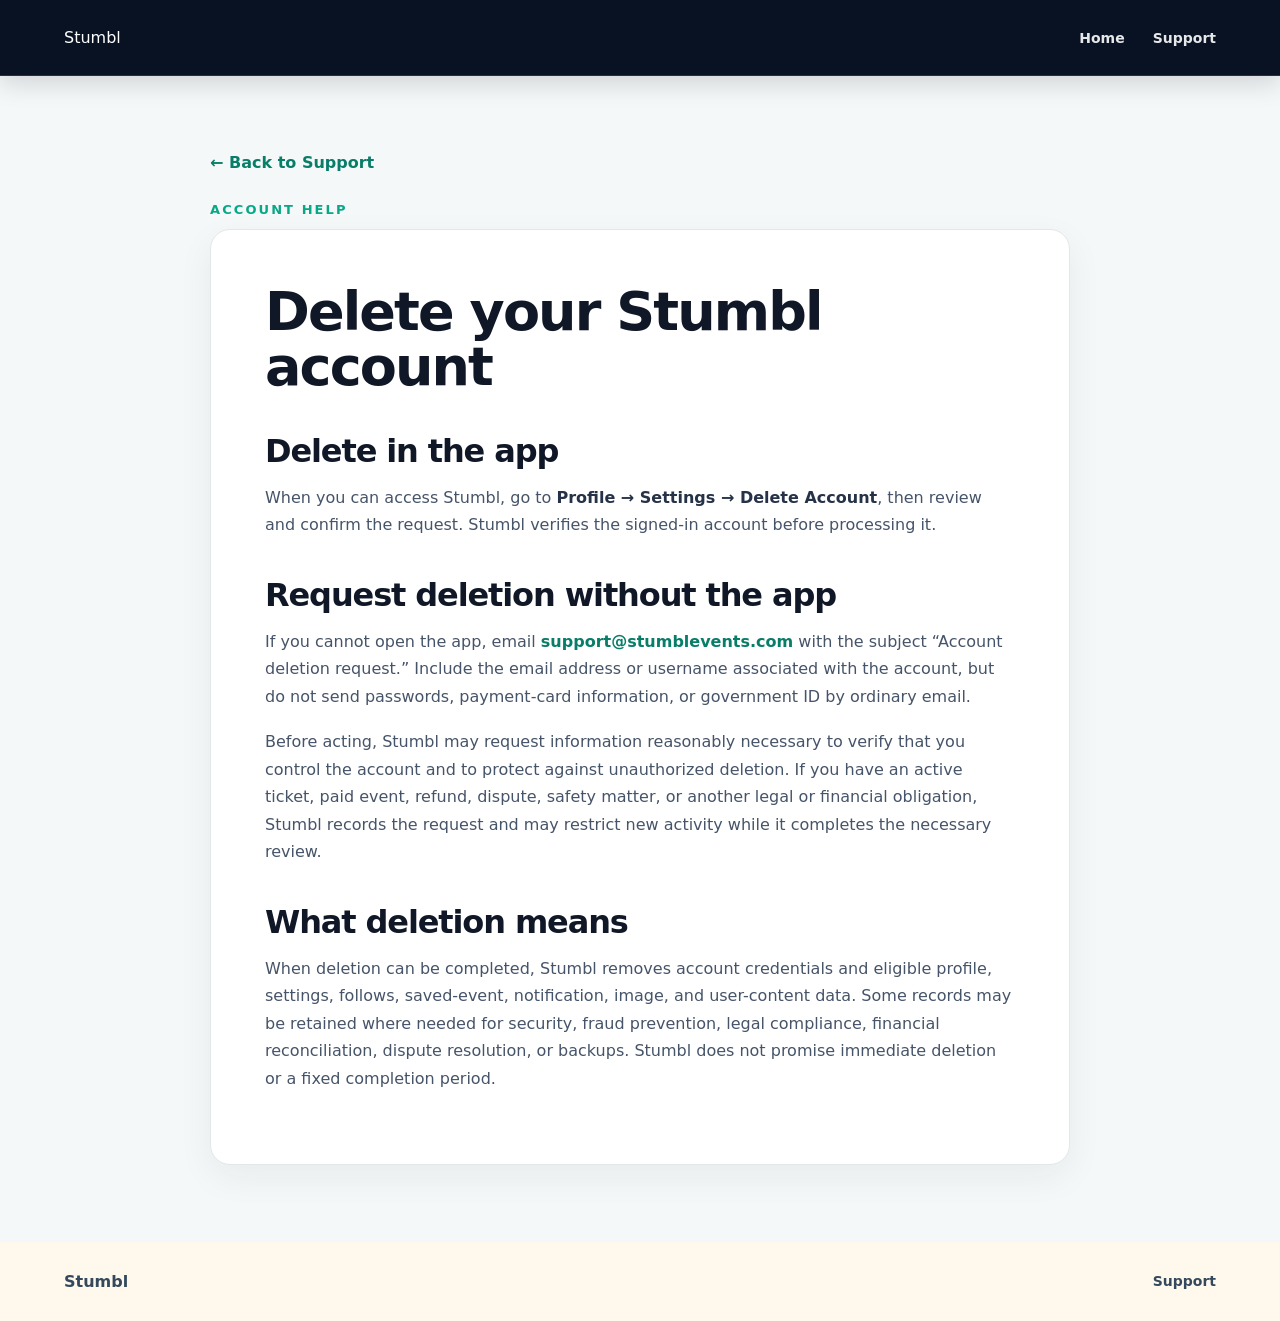
<file: delete-account/index.html>
<!doctype html>
<html lang="en"><head><meta charset="utf-8" /><meta name="viewport" content="width=device-width, initial-scale=1" /><title>Delete your Stumbl account | Stumbl Events</title><meta name="description" content="Instructions for requesting deletion of a Stumbl account." /><link rel="stylesheet" href="/styles.css" /><link rel="stylesheet" href="/legal/legal.css" /></head>
<body class="legal-page"><header class="site-header inner-header"><a class="brand" href="/" aria-label="Stumbl home">Stumbl</a><nav aria-label="Main navigation"><a href="/">Home</a><a href="/support/">Support</a></nav></header><main><div class="legal-shell"><a class="back-to-support" href="/support/">← Back to Support</a><p class="eyebrow">Account help</p><article class="legal-document"><h1>Delete your Stumbl account</h1><h2>Delete in the app</h2><p>When you can access Stumbl, go to <strong>Profile → Settings → Delete Account</strong>, then review and confirm the request. Stumbl verifies the signed-in account before processing it.</p><h2>Request deletion without the app</h2><p>If you cannot open the app, email <a data-support-email href="mailto:support@stumblevents.com">support@stumblevents.com</a> with the subject “Account deletion request.” Include the email address or username associated with the account, but do not send passwords, payment-card information, or government ID by ordinary email.</p><p>Before acting, Stumbl may request information reasonably necessary to verify that you control the account and to protect against unauthorized deletion. If you have an active ticket, paid event, refund, dispute, safety matter, or another legal or financial obligation, Stumbl records the request and may restrict new activity while it completes the necessary review.</p><h2>What deletion means</h2><p>When deletion can be completed, Stumbl removes account credentials and eligible profile, settings, follows, saved-event, notification, image, and user-content data. Some records may be retained where needed for security, fraud prevention, legal compliance, financial reconciliation, dispute resolution, or backups. Stumbl does not promise immediate deletion or a fixed completion period.</p></article></div></main><footer><div class="footer-copy"><span>Stumbl</span></div><nav aria-label="Footer links"><a href="/support/">Support</a></nav></footer><script src="/legal/business-contact.js"></script><script>const c=window.STUMBL_BUSINESS_CONTACT;document.querySelectorAll('[data-support-email]').forEach(a=>{a.href=`mailto:${c.supportEmail}`;a.textContent=c.supportEmail;});</script></body></html>
</file>
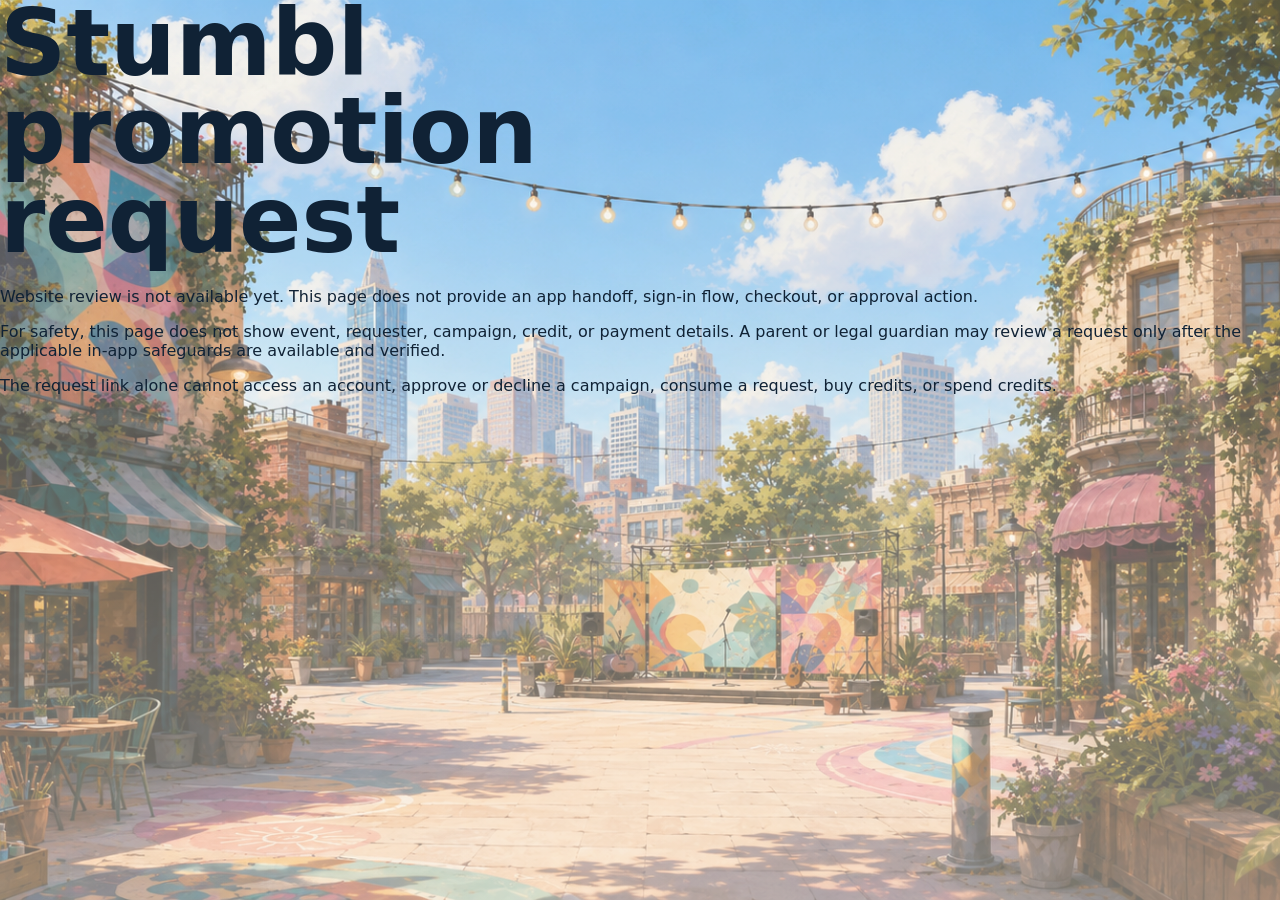
<file: minor-promotion/index.html>
<!doctype html>
<html lang="en">
<head>
  <meta charset="utf-8" />
  <meta name="viewport" content="width=device-width, initial-scale=1" />
  <meta name="robots" content="noindex,nofollow" />
  <meta name="referrer" content="no-referrer" />
  <title>Stumbl promotion request</title>
  <link rel="stylesheet" href="/styles.css" />
</head>
<body class="legal-page">
  <main>
    <div class="legal-shell">
      <article class="legal-document">
        <h1>Stumbl promotion request</h1>
        <p>Website review is not available yet. This page does not provide an app handoff, sign-in flow, checkout, or approval action.</p>
        <p>For safety, this page does not show event, requester, campaign, credit, or payment details. A parent or legal guardian may review a request only after the applicable in-app safeguards are available and verified.</p>
        <p>The request link alone cannot access an account, approve or decline a campaign, consume a request, buy credits, or spend credits.</p>
      </article>
    </div>
  </main>
</body>
</html>
</file>
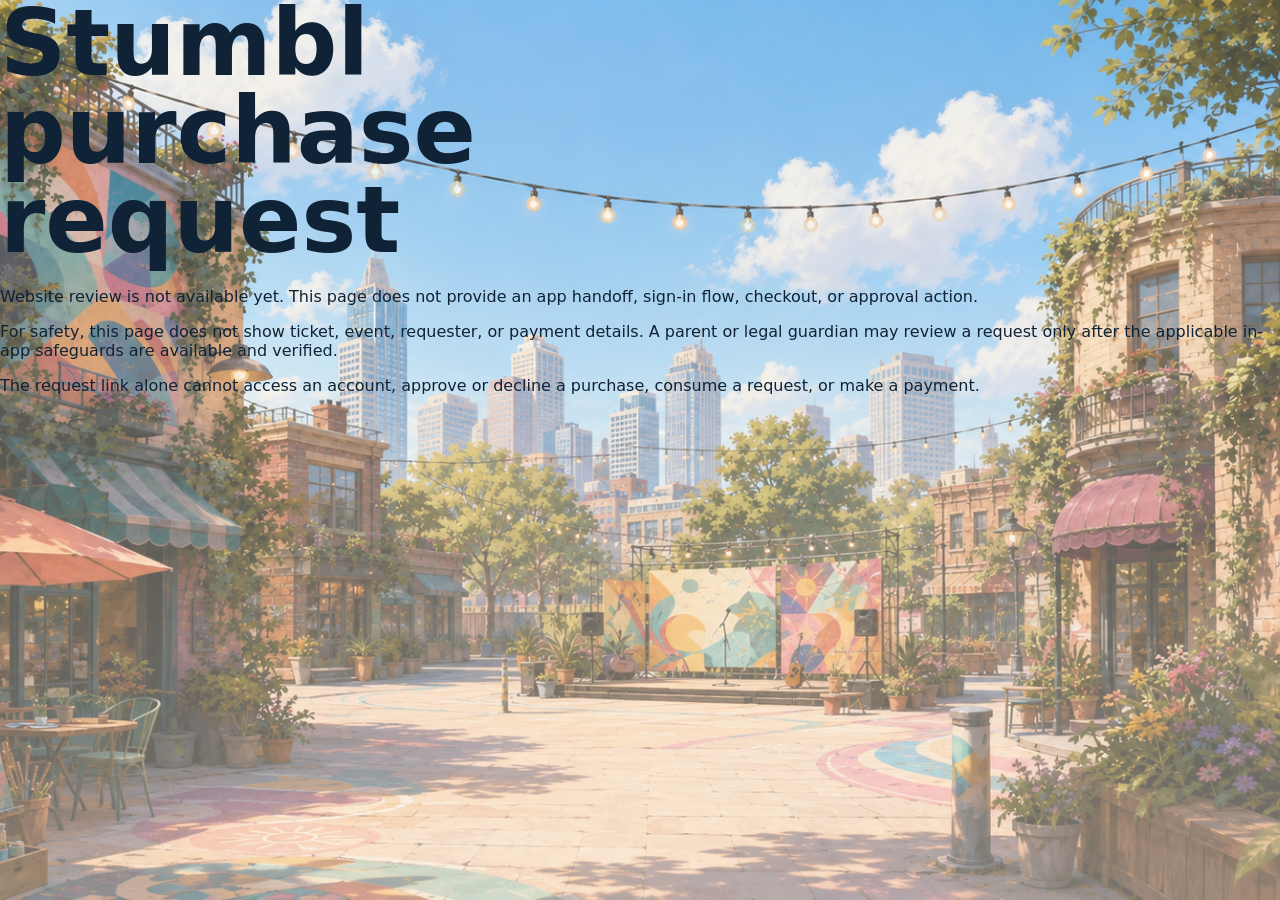
<file: minor-purchase/index.html>
<!doctype html>
<html lang="en">
<head>
  <meta charset="utf-8" />
  <meta name="viewport" content="width=device-width, initial-scale=1" />
  <meta name="robots" content="noindex,nofollow" />
  <meta name="referrer" content="no-referrer" />
  <title>Stumbl purchase request</title>
  <link rel="stylesheet" href="/styles.css" />
</head>
<body class="legal-page">
  <main>
    <div class="legal-shell">
      <article class="legal-document">
        <h1>Stumbl purchase request</h1>
        <p>Website review is not available yet. This page does not provide an app handoff, sign-in flow, checkout, or approval action.</p>
        <p>For safety, this page does not show ticket, event, requester, or payment details. A parent or legal guardian may review a request only after the applicable in-app safeguards are available and verified.</p>
        <p>The request link alone cannot access an account, approve or decline a purchase, consume a request, or make a payment.</p>
      </article>
    </div>
  </main>
</body>
</html>
</file>
<file: styles.css>
:root {
  --ink: #102235;
  --muted: #5f6b7a;
  --paper: #fff7e8;
  --paper-strong: #fffdf6;
  --teal: #16746f;
  --teal-soft: #d9f0ec;
  --gold: #f5a11a;
  --rose: #e6547f;
  --blue: #2f80ed;
  --line: rgba(16, 34, 53, 0.12);
  --shadow: 0 24px 70px rgba(16, 34, 53, 0.18);
}

* {
  box-sizing: border-box;
}

html {
  scroll-behavior: smooth;
}

body {
  margin: 0;
  font-family: Inter, ui-sans-serif, system-ui, -apple-system, BlinkMacSystemFont, "Segoe UI", sans-serif;
  color: var(--ink);
  background: #f7ecdc;
}

body::before {
  content: "";
  position: fixed;
  inset: 0;
  z-index: -2;
  background-image:
    linear-gradient(
      180deg,
      rgba(255, 247, 232, 0.08),
      rgba(255, 247, 232, 0.34)
    ),
    url("assets/181C2F4B-1D1E-4964-94B7-0D2818F91464.png");
  background-size: cover;
  background-position: center top;
  background-repeat: no-repeat;
}

body::after {
  content: "";
  position: fixed;
  inset: 0;
  z-index: -1;
  background: rgba(255, 250, 239, 0.18);
  pointer-events: none;
}

a {
  color: inherit;
  text-decoration: none;
}

.site-header {
  position: sticky;
  top: 0;
  z-index: 20;
  display: flex;
  align-items: center;
  justify-content: space-between;
  gap: 24px;
  padding: 1px clamp(18px, 4vw, 48px);
  background: rgba(16, 34, 53, 0.94);
  border-bottom: 1px solid rgba(255, 255, 255, 0.10);
  backdrop-filter: blur(18px);
  color: #fff7e8;
}

.brand {
  display: inline-flex;
  align-items: center;
  flex: 0 0 auto;
  line-height: 0;
}

.brand img {
  width: clamp(100px, 30vw, 120px);
  max-width: 100%;
  height: auto;
  object-fit: contain;
}

nav {
  display: flex;
  align-items: center;
  gap: clamp(12px, 3vw, 28px);
  color: #fce7b2;
  font-weight: 800;
  font-size: 14px;
}

.site-header nav a {
  text-decoration: underline;
  text-decoration-color: transparent;
  text-decoration-thickness: 3px;
  text-underline-offset: 7px;
}

.site-header nav a[aria-current="page"] {
  color: #ffffff;
  text-decoration-color: var(--gold);
}

@media (min-width: 621px) {
  .brand img { width: clamp(120px, 8vw, 130px); }
}

main {
  overflow: hidden;
}

.hero {
  min-height: 92vh;
  display: grid;
  grid-template-columns: minmax(0, 1fr) minmax(320px, 0.9fr);
  align-items: center;
  gap: clamp(28px, 6vw, 80px);
  padding: clamp(48px, 8vw, 100px) clamp(20px, 5vw, 72px) 64px;
}

.hero-copy {
  max-width: 700px;
}

.eyebrow {
  margin: 0 0 12px;
  color: var(--teal);
  font-size: 13px;
  font-weight: 950;
  letter-spacing: 0;
  text-transform: uppercase;
}

h1,
h2,
h3,
p {
  margin-top: 0;
}

h1 {
  font-size: clamp(46px, 8vw, 92px);
  line-height: 0.96;
  margin-bottom: 22px;
  max-width: 820px;
}

h2 {
  font-size: clamp(32px, 5vw, 58px);
  line-height: 1.02;
  margin-bottom: 18px;
}

h3 {
  font-size: 22px;
  margin-bottom: 10px;
}

.hero-text {
  max-width: 630px;
  color: #34495e;
  font-size: clamp(17px, 2vw, 21px);
  line-height: 1.55;
  margin-bottom: 28px;
}

.signup-form {
  width: min(100%, 560px);
  padding: 16px;
  border: 1px solid rgba(22, 116, 111, 0.18);
  border-radius: 22px;
  background: rgba(255, 253, 246, 0.86);
  box-shadow: var(--shadow);
}

.signup-form label {
  display: block;
  font-weight: 950;
  margin-bottom: 10px;
}

.email-row {
  display: flex;
  gap: 10px;
}

input,
textarea,
button {
  font: inherit;
}

input,
textarea {
  width: 100%;
  border: 1px solid rgba(16, 34, 53, 0.16);
  border-radius: 15px;
  background: #ffffff;
  color: var(--ink);
  outline: none;
}

input {
  min-height: 52px;
  padding: 0 15px;
}

textarea {
  min-height: 118px;
  resize: vertical;
  padding: 14px;
  margin-top: 10px;
}

button {
  border: 0;
  border-radius: 15px;
  background: var(--teal);
  color: #ffffff;
  font-weight: 950;
  padding: 0 22px;
  cursor: pointer;
  white-space: nowrap;
}

.form-note {
  color: var(--muted);
  font-size: 13px;
  margin: 10px 2px 0;
}

.form-note:empty {
  display: none;
}

.form-note.is-error {
  color: #a23b32;
}

.hero-visual {
  min-height: 620px;
  position: relative;
}

.phone {
  width: min(82vw, 330px);
  height: 660px;
  border-radius: 42px;
  padding: 14px;
  background: #102235;
  box-shadow: 0 30px 90px rgba(16, 34, 53, 0.28);
}

.phone-main {
  position: absolute;
  right: clamp(10px, 5vw, 80px);
  top: 0;
  transform: rotate(4deg);
}

.phone-screen {
  height: 100%;
  border-radius: 31px;
  padding: 22px;
  overflow: hidden;
  background-size: cover;
  background-position: center;
}

.home-screen {
  background-image:
    linear-gradient(180deg, rgba(16, 34, 53, 0.1), rgba(16, 34, 53, 0.38)),
    url("assets/bg-home-light.png");
}

.app-top {
  display: flex;
  justify-content: space-between;
  color: #ffffff;
  font-weight: 950;
  font-size: 24px;
  margin-bottom: 28px;
}

.dot {
  width: 14px;
  height: 14px;
  border-radius: 50%;
  background: var(--gold);
  margin-top: 8px;
}

.search-pill {
  background: rgba(255, 253, 246, 0.92);
  color: #6b7280;
  border-radius: 18px;
  padding: 15px;
  margin-bottom: 22px;
  font-weight: 800;
}

.event-card {
  border-radius: 20px;
  padding: 16px;
  color: #ffffff;
  margin-bottom: 14px;
  box-shadow: 0 18px 40px rgba(16, 34, 53, 0.18);
}

.event-card strong,
.event-card small {
  display: block;
}

.event-card small {
  opacity: 0.86;
  margin-top: 6px;
  line-height: 1.35;
}

.warm {
  background: #e75d3b;
}

.green {
  background: var(--teal);
}

.tab-row {
  position: absolute;
  left: 38px;
  right: 38px;
  bottom: 38px;
  display: flex;
  justify-content: space-around;
  padding: 16px;
  border-radius: 24px;
  background: rgba(255, 253, 246, 0.94);
}

.tab-row span {
  width: 28px;
  height: 8px;
  border-radius: 99px;
  background: rgba(22, 116, 111, 0.25);
}

.floating-card {
  position: absolute;
  width: 220px;
  padding: 18px;
  border-radius: 20px;
  background: rgba(255, 253, 246, 0.92);
  box-shadow: var(--shadow);
  border: 1px solid rgba(16, 34, 53, 0.1);
}

.floating-card strong,
.floating-card span {
  display: block;
}

.floating-card span {
  color: var(--muted);
  margin-top: 5px;
  line-height: 1.35;
}

.float-one {
  left: 0;
  top: 110px;
}

.float-two {
  right: 0;
  bottom: 110px;
}

.feature-section,
.category-section,
.beta-section {
  padding: clamp(56px, 8vw, 104px) clamp(20px, 5vw, 72px);
}

.section-heading {
  max-width: 900px;
  margin-bottom: 34px;
}

.page-showcase {
  display: grid;
  gap: 28px;
}

.page-card {
  display: grid;
  grid-template-columns: minmax(220px, 340px) minmax(0, 1fr);
  align-items: center;
  gap: clamp(22px, 5vw, 64px);
  border-radius: 26px;
  background: rgba(255, 253, 246, 0.88);
  border: 1px solid var(--line);
  padding: clamp(18px, 4vw, 34px);
  box-shadow: 0 18px 50px rgba(16, 34, 53, 0.12);
}

.page-card:nth-child(even) {
  grid-template-columns: minmax(0, 1fr) minmax(220px, 340px);
}

.page-card:nth-child(even) .mini-phone {
  order: 2;
}

.page-copy {
  max-width: 620px;
  width: 100%;
  justify-self: center;
  text-align: center;
}

.page-copy h3 {
  font-size: clamp(28px, 4vw, 44px);
  margin-bottom: 14px;
}

.page-copy p {
  color: var(--muted);
  font-size: clamp(17px, 2vw, 20px);
  line-height: 1.55;
  margin-bottom: 0;
}

.mini-phone {
  height: 430px;
  width: min(100%, 260px);
  border: 10px solid #102235;
  border-radius: 34px;
  margin: 0 auto;
  padding: 18px;
  overflow: hidden;
  background-size: cover;
  background-position: center;
}

.home-mini {
  background-image:
    linear-gradient(rgba(16, 34, 53, 0.1), rgba(16, 34, 53, 0.32)),
    url("assets/bg-home-light.png");
}

.map-mini {
  background: linear-gradient(135deg, #bce4dc, #f3e4bb);
  position: relative;
}

.create-mini {
  background-image:
    linear-gradient(rgba(255, 253, 246, 0.35), rgba(255, 253, 246, 0.7)),
    url("assets/bg-create-light.png");
}

.calendar-mini {
  background-image:
    linear-gradient(rgba(255, 253, 246, 0.25), rgba(255, 253, 246, 0.7)),
    url("assets/bg-calendar-light.png");
}

.profile-mini {
  background-image:
    linear-gradient(rgba(16, 34, 53, 0.1), rgba(16, 34, 53, 0.25)),
    url("assets/bg-profile-light.png");
}

.mini-header {
  display: inline-block;
  color: #ffffff;
  font-weight: 950;
  background: rgba(16, 34, 53, 0.3);
  border-radius: 99px;
  padding: 8px 12px;
  margin-bottom: 16px;
}

.mini-line,
.mini-input,
.mini-button,
.mini-event {
  border-radius: 14px;
  background: rgba(255, 253, 246, 0.9);
}

.mini-line {
  height: 18px;
  width: 62%;
  margin-bottom: 14px;
}

.mini-line.wide {
  width: 92%;
}

.mini-chip-row {
  display: flex;
  gap: 8px;
  margin-bottom: 18px;
}

.mini-chip-row span {
  width: 54px;
  height: 26px;
  border-radius: 99px;
  background: var(--gold);
}

.mini-event {
  height: 58px;
  margin-bottom: 12px;
}

.mini-event.short {
  width: 72%;
}

.map-pin {
  position: absolute;
  width: 42px;
  height: 42px;
  border-radius: 50%;
  display: grid;
  place-items: center;
  background: var(--teal);
  color: white;
  border: 4px solid white;
  font-weight: 950;
}

.map-pin.one {
  left: 34px;
  top: 94px;
}

.map-pin.two {
  right: 42px;
  top: 142px;
}

.map-pin.three {
  left: 92px;
  bottom: 58px;
}

.mini-input {
  height: 44px;
  margin-bottom: 14px;
}

.mini-input.half {
  width: 70%;
}

.mini-button {
  height: 50px;
  background: var(--teal);
  margin-top: 28px;
}

.calendar-grid {
  display: grid;
  grid-template-columns: repeat(4, 1fr);
  gap: 10px;
  margin-top: 35px;
}

.calendar-grid span {
  aspect-ratio: 1;
  border-radius: 14px;
  background: rgba(255, 253, 246, 0.9);
}

.calendar-grid .active {
  background: var(--gold);
}

.avatar {
  width: 76px;
  height: 76px;
  border-radius: 50%;
  background: #ffffff;
  margin: 38px auto 20px;
}

.mini-recs {
  display: flex;
  gap: 10px;
}

.mini-recs span {
  flex: 1;
  height: 54px;
  border-radius: 15px;
  background: rgba(255, 253, 246, 0.9);
}

.category-section {
  display: grid;
  grid-template-columns: minmax(0, 0.75fr) minmax(340px, 1.25fr);
  gap: clamp(28px, 6vw, 78px);
  align-items: start;
}

.category-copy p {
  color: #34495e;
  line-height: 1.6;
  font-size: 18px;
}

.category-panel,
.release-card {
  border-radius: 30px;
  background: rgba(255, 253, 246, 0.9);
  border: 1px solid var(--line);
  box-shadow: var(--shadow);
  padding: clamp(18px, 4vw, 30px);
}

.category-panel::before {
  content: "Category";
  display: block;
  margin: 0 0 10px;
  color: var(--ink);
  font-size: 20px;
  font-weight: 950;
}

.category-tabs {
  display: flex;
  gap: 10px;
  flex-wrap: wrap;
  margin-bottom: 22px;
  padding-bottom: 22px;
  border-bottom: 1px solid var(--line);
}

.category-tabs button,
.category-tab-row button {
  min-height: 42px;
  border: 0;
  border-radius: 15px;
  background: var(--teal-soft);
  color: var(--teal);
  padding: 0 14px;
  font: inherit;
  font-weight: 950;
  cursor: pointer;
  white-space: nowrap;
  transition:
    transform 0.15s ease,
    background 0.15s ease,
    color 0.15s ease,
    box-shadow 0.15s ease;
}

.category-tabs button:hover,
.category-tabs button.active,
.category-tab-row button:hover,
.category-tab-row button.active {
  transform: translateY(-1px);
  background: var(--gold);
  color: #ffffff;
  box-shadow: 0 10px 24px rgba(16, 34, 53, 0.12);
}

.category-details {
  padding: 0;
  border-radius: 0;
  background: transparent;
  border: none;
  margin-bottom: 18px;
}

.category-details h3 {
  display: none;
}

.subcategory-list {
  display: block;
}

.category-tab-section {
  margin-top: 20px;
}

.category-tab-section:first-child {
  margin-top: 0;
}

.category-tab-label {
  margin: 0 0 10px;
  color: var(--ink);
  font-size: 20px;
  font-weight: 950;
}

.category-tab-row {
  display: flex;
  flex-wrap: wrap;
  gap: 10px;
}

.category-tab-row button.has-children::after {
  content: "  ›";
  font-weight: 950;
}

.selected-category-note {
  margin: 18px 0 0;
  color: var(--muted);
  font-size: 14px;
  font-weight: 850;
}

.suggestion-box {
  display: block;
  font-weight: 950;
}

.beta-section {
  display: grid;
  place-items: center;
}

.release-card {
  max-width: 780px;
  text-align: center;
}

.release-card .signup-form {
  margin: 24px auto 0;
  text-align: left;
  box-shadow: none;
}

footer {
  display: flex;
  justify-content: space-between;
  gap: 16px;
  padding: 30px clamp(20px, 5vw, 72px);
  color: #34495e;
  font-weight: 900;
  background: rgba(255, 247, 232, 0.8);
}

@media (max-width: 1120px) {
  .page-card,
  .page-card:nth-child(even) {
    grid-template-columns: minmax(210px, 280px) minmax(0, 1fr);
  }

  .page-card:nth-child(even) .mini-phone {
    order: 0;
  }
}

@media (max-width: 860px) {
  .site-header {
    position: relative;
    align-items: center;
    flex-direction: row;
  }

  .hero,
  .category-section {
    grid-template-columns: 1fr;
  }

  .page-card,
  .page-card:nth-child(even) {
    grid-template-columns: 1fr;
    text-align: left;
  }

  .page-card:nth-child(even) .mini-phone {
    order: 0;
  }

  .hero-visual {
    min-height: 560px;
  }

  .phone-main {
    left: 50%;
    right: auto;
    transform: translateX(-50%) rotate(3deg);
  }

  .float-one,
  .float-two {
    display: none;
  }
}

@media (max-width: 620px) {
  nav {
    width: 100%;
    justify-content: space-between;
  }

  .email-row {
    flex-direction: column;
  }

  button {
    min-height: 52px;
  }

  .page-showcase {
    grid-template-columns: 1fr;
  }

  .phone {
    width: min(82vw, 300px);
    height: 600px;
  }

  footer {
    flex-direction: column;
  }
}

.hero-text,
.category-copy p:not(.eyebrow),
.about-copy p,
.story-copy p,
.about-section p {
  display: inline;
  background: rgba(255, 253, 246, 0.58);
  box-decoration-break: clone;
  -webkit-box-decoration-break: clone;
  padding: 0.08em 0.22em;
  border-radius: 0.28em;
  line-height: 1.75;
  text-shadow:
    0 1px 0 rgba(255, 255, 255, 0.7),
    0 0 12px rgba(255, 253, 246, 0.85);
}

.hero-text {
  display: inline-block;
  margin-bottom: 28px;
}

.category-copy p:not(.eyebrow) {
  display: inline-block;
}

.about-copy p,
.story-copy p,
.about-section p {
  display: inline-block;
  margin-bottom: 1.25rem;
}

a:focus-visible,
button:focus-visible,
input:focus-visible,
textarea:focus-visible {
  outline: 3px solid var(--gold);
  outline-offset: 3px;
}

.footer-copy {
  display: flex;
  gap: 16px;
  flex-wrap: wrap;
}

footer nav {
  color: #34495e;
}

.support-hero {
  min-height: 72vh;
  display: grid;
  grid-template-columns: minmax(0, 1fr) minmax(320px, 520px);
  align-items: center;
  gap: clamp(28px, 6vw, 78px);
  padding: clamp(56px, 8vw, 112px) clamp(20px, 5vw, 72px) clamp(44px, 7vw, 84px);
}

.support-hero-copy {
  max-width: 760px;
}

.support-card {
  border-radius: 30px;
  background: rgba(255, 253, 246, 0.92);
  border: 1px solid var(--line);
  box-shadow: var(--shadow);
  padding: clamp(22px, 4vw, 34px);
}

.support-card h2 {
  font-size: clamp(30px, 4vw, 48px);
}

.support-card p {
  color: #34495e;
  font-size: 18px;
  line-height: 1.6;
}

.support-email {
  display: inline-flex;
  margin: 6px 0 18px;
  color: var(--teal);
  font-weight: 950;
  text-decoration: underline;
  text-underline-offset: 4px;
}

.response-note {
  font-weight: 850;
}

.support-button {
  display: inline-flex;
  align-items: center;
  justify-content: center;
  min-height: 52px;
  border-radius: 15px;
  background: var(--teal);
  color: #ffffff;
  font-weight: 950;
  padding: 0 22px;
  box-shadow: 0 16px 36px rgba(22, 116, 111, 0.22);
}

.secondary-button {
  background: var(--ink);
}

.faq-section,
.partnership-section {
  padding: clamp(48px, 7vw, 96px) clamp(20px, 5vw, 72px);
}

.faq-list {
  display: grid;
  gap: 14px;
  max-width: 980px;
}

.faq-item {
  border-radius: 22px;
  background: rgba(255, 253, 246, 0.92);
  border: 1px solid var(--line);
  box-shadow: 0 14px 36px rgba(16, 34, 53, 0.09);
  overflow: hidden;
}

.faq-question {
  width: 100%;
  min-height: 66px;
  display: flex;
  align-items: center;
  justify-content: space-between;
  gap: 18px;
  border-radius: 0;
  background: transparent;
  color: var(--ink);
  text-align: left;
  padding: 18px 22px;
}

.faq-question span:first-child {
  white-space: normal;
}

.faq-icon {
  flex: 0 0 auto;
  width: 32px;
  height: 32px;
  display: grid;
  place-items: center;
  border-radius: 50%;
  background: var(--teal-soft);
  color: var(--teal);
}

.faq-answer {
  padding: 0 22px 22px;
}

.faq-answer p {
  max-width: 820px;
  color: #34495e;
  line-height: 1.65;
  margin: 0;
}

.faq-answer a {
  color: var(--teal);
  font-weight: 900;
  text-decoration: underline;
  text-underline-offset: 3px;
}

.partnership-card {
  max-width: 860px;
}

.legal-note {
  padding: 0 clamp(20px, 5vw, 72px) clamp(48px, 7vw, 96px);
  color: var(--muted);
  font-size: 14px;
  font-weight: 850;
}

@media (max-width: 860px) {
  .support-hero {
    grid-template-columns: 1fr;
  }
}

@media (max-width: 620px) {
  .site-header {
    flex-wrap: wrap;
  }

  .site-header nav {
    width: 100%;
    justify-content: flex-start;
    flex-wrap: wrap;
  }

  .support-card,
  .faq-question,
  .faq-answer {
    padding-left: 18px;
    padding-right: 18px;
  }

  .support-button {
    width: 100%;
  }
}

/* Homepage redesign: keep the supporting pages on the shared base styles above. */
.landing-page {
  background: #fff;
  color: #101827;
}

.landing-page::before,
.landing-page::after {
  display: none;
}

.landing-header {
  position: absolute;
  inset: 0 0 auto;
  min-height: 76px;
  padding: 12px clamp(20px, 5vw, 76px);
  background: linear-gradient(180deg, rgba(3, 12, 28, .72), rgba(3, 12, 28, 0));
  border: 0;
  backdrop-filter: none;
}

.landing-header nav {
  color: #fff;
  font-weight: 750;
}

.landing-header nav a[aria-current="page"] {
  text-decoration-color: #f6a51b;
}

.landing-hero {
  min-height: min(820px, 100svh);
  display: flex;
  align-items: center;
  padding: clamp(140px, 17vw, 220px) clamp(20px, 7vw, 120px) clamp(70px, 9vw, 112px);
  color: #fff;
  background-image: linear-gradient(90deg, rgba(2, 10, 25, .88) 0%, rgba(3, 12, 28, .56) 42%, rgba(3, 12, 28, .12) 80%), linear-gradient(0deg, rgba(2, 10, 25, .38), transparent 45%), url("assets/stumbl-hero-city.png");
  background-size: cover;
  background-position: center;
  border-bottom: 8px solid #fff;
}

.hero-content {
  max-width: 790px;
  text-shadow: 0 3px 20px rgba(0, 0, 0, .5);
}

.hero-content h1 {
  max-width: 780px;
  margin: 0 0 24px;
  color: #fff;
  font-size: clamp(46px, 6.2vw, 86px);
  font-weight: 900;
  line-height: .98;
  letter-spacing: -.065em;
}

.hero-content h1 span {
  background: linear-gradient(90deg, #22d6a9, #f6a51b);
  -webkit-background-clip: text;
  background-clip: text;
  color: transparent;
}

.hero-content > p {
  max-width: 620px;
  margin: 0 0 32px;
  color: #fff;
  font-size: clamp(18px, 2vw, 23px);
  font-weight: 600;
  line-height: 1.45;
}

.beta-button {
  display: inline-flex;
  align-items: center;
  gap: 12px;
  min-height: 54px;
  padding: 0 23px;
  border: 1px solid rgba(255,255,255,.45);
  border-radius: 12px;
  background: rgba(9, 18, 34, .74);
  color: #fff;
  box-shadow: 0 15px 35px rgba(0,0,0,.2);
  font-weight: 850;
  text-shadow: none;
  transition: transform .2s ease, background .2s ease;
}

.beta-button:hover { transform: translateY(-2px); background: rgba(22, 116, 111, .88); }
.beta-button span { font-size: 22px; }

.feature-showcase,
.download-section {
  width: min(1240px, 100%);
  margin: 0 auto;
  padding: clamp(72px, 10vw, 150px) clamp(22px, 6vw, 82px);
}

.feature-showcase {
  display: grid;
  grid-template-columns: minmax(0, .9fr) minmax(310px, .75fr);
  align-items: center;
  gap: clamp(52px, 10vw, 144px);
  min-height: 790px;
  background: #fff;
}

.feature-copy { max-width: 570px; }
.feature-kicker {
  margin: 0 0 14px;
  font-size: 13px;
  font-weight: 900;
  letter-spacing: .16em;
  text-transform: uppercase;
}

.feature-copy h2,
.download-section h2 {
  margin: 0 0 22px;
  color: #101827;
  font-size: clamp(40px, 5vw, 65px);
  font-weight: 900;
  line-height: 1;
  letter-spacing: -.055em;
}

.feature-copy > p:last-child,
.download-section > div > p:last-child {
  margin: 0;
  color: #596579;
  font-size: clamp(17px, 1.7vw, 20px);
  line-height: 1.62;
}

.phone-figure {
  position: relative;
  display: grid;
  place-items: center;
  width: 100%;
  margin: 0;
}

.phone-figure .accent-orb {
  position: absolute;
  width: min(46vw, 520px);
  aspect-ratio: 1;
  border-radius: 50%;
  opacity: .72;
}

.phone-figure img {
  position: relative;
  z-index: 1;
  display: block;
  width: min(100%, 340px);
  height: auto;
  border: 10px solid #0b1120;
  border-radius: 43px;
  box-shadow: 0 32px 65px rgba(16, 24, 39, .24), inset 0 0 0 1px rgba(255,255,255,.16);
}

.green-feature .feature-kicker { color: #08a886; }
.green-feature .accent-orb { background: #c7f5e7; }
.orange-feature .feature-kicker { color: #ef9217; }
.orange-feature .accent-orb { background: #ffe6b8; }
.pink-feature .feature-kicker { color: #dc4b93; }
.pink-feature .accent-orb { background: #ffd4e8; }

.feature-reversed { grid-template-columns: minmax(310px, .75fr) minmax(0, .9fr); }
.feature-reversed .feature-copy { justify-self: end; }

.download-section {
  display: grid;
  grid-template-columns: minmax(0, 1fr) minmax(360px, .85fr);
  align-items: center;
  gap: clamp(35px, 7vw, 92px);
  border-top: 1px solid #edf0f4;
  background: linear-gradient(135deg, #f8fffd, #fff9ef);
}

.download-section .feature-kicker { color: #08a886; }
.landing-signup {
  width: 100%;
  padding: 0;
  border: 0;
  border-radius: 0;
  background: transparent;
  box-shadow: none;
}

.landing-signup label { color: #101827; }
.landing-signup button { min-height: 52px; background: #0c9176; }
.landing-signup input { background: #fff; }

.landing-footer {
  display: flex;
  justify-content: space-between;
  gap: 24px;
  padding: 30px clamp(22px, 6vw, 82px);
  background: #101827;
  color: rgba(255,255,255,.75);
}
.landing-footer .footer-copy span:first-child { color: #fff; font-weight: 900; }
.landing-footer nav { color: #fff; font-size: 14px; }

@media (max-width: 760px) {
  .landing-header { min-height: 64px; padding: 8px 18px; }
  .landing-header .brand img { width: 105px; }
  .landing-header nav { gap: 14px; font-size: 12px; }
  .landing-header nav a { text-underline-offset: 5px; }
  .landing-hero { min-height: 690px; align-items: flex-end; padding: 125px 22px 68px; background-position: 57% center; }
  .hero-content h1 { font-size: clamp(43px, 12vw, 60px); letter-spacing: -.06em; }
  .hero-content > p { font-size: 18px; }
  .feature-showcase, .feature-reversed { grid-template-columns: 1fr; min-height: 0; gap: 45px; padding-top: 80px; padding-bottom: 80px; }
  .feature-reversed .phone-figure { order: 2; }
  .feature-reversed .feature-copy { justify-self: start; }
  .feature-copy { max-width: 620px; }
  .phone-figure .accent-orb { width: min(82vw, 430px); }
  .phone-figure img { width: min(78vw, 330px); border-radius: 38px; border-width: 8px; }
  .download-section { grid-template-columns: 1fr; padding-top: 75px; padding-bottom: 75px; }
  .landing-footer { flex-direction: column; }
}

@media (max-width: 430px) {
  .landing-header nav { gap: 10px; font-size: 11px; }
  .landing-header .brand img { width: 90px; }
  .email-row { flex-direction: column; }
  .landing-signup button { min-height: 52px; }
}

/* Shared dark navigation for pages outside the homepage hero. */
.inner-header {
  position: sticky;
  top: 0;
  min-height: 76px;
  padding: 12px clamp(20px, 5vw, 76px);
  background: #081223;
  border-bottom: 1px solid rgba(255, 255, 255, .12);
  box-shadow: 0 8px 24px rgba(3, 10, 25, .14);
  color: #fff;
}

.inner-header nav {
  color: rgba(255, 255, 255, .9);
  font-weight: 750;
}

.inner-header nav a {
  transition: color .2s ease, text-decoration-color .2s ease;
}

.inner-header nav a:hover,
.inner-header nav a:focus-visible {
  color: #fff;
}

.inner-header nav a[aria-current="page"] {
  color: #fff;
  text-decoration-color: #f6a51b;
}

@media (max-width: 620px) {
  .inner-header {
    min-height: 64px;
    flex-wrap: nowrap;
    padding: 8px 18px;
  }

  .inner-header .brand img { width: 96px; }

  .inner-header nav {
    width: auto;
    flex-wrap: nowrap;
    gap: clamp(8px, 2.5vw, 14px);
    font-size: clamp(10px, 2.8vw, 12px);
    white-space: nowrap;
  }

  .inner-header nav a { text-underline-offset: 5px; }
}

/* Production launch downloads retain the existing landing-page palette. */
.app-store-badge{display:inline-flex;margin-top:12px;max-width:100%;border-radius:10px}
.app-store-badge img{display:block;width:150px;height:50px;max-width:100%}
.app-store-badge:focus-visible{outline:3px solid #20b8a5;outline-offset:5px}
.download-section>div,.landing-signup{min-width:0}
@media(max-width:620px){.download-section{grid-template-columns:1fr}.hero-content .app-store-badge{margin-top:20px}}
</file>
<file: legal/legal.css>
.legal-page { background: #fff; color: #101827; }
.legal-page::before, .legal-page::after { display: none; }
.legal-page main { background: #f5f8f8; padding: clamp(42px, 6vw, 82px) 22px; }
.legal-shell { width: min(860px, 100%); margin: 0 auto; }
.legal-page .eyebrow { margin: 30px 0 12px; color: #08a886; font-size: 13px; font-weight: 900; letter-spacing: .16em; text-transform: uppercase; }
.back-to-support { display: inline-flex; color: #087d68; font-weight: 800; text-decoration: none; }
.back-to-support:hover, .back-to-support:focus-visible { text-decoration: underline; text-underline-offset: 4px; }
.legal-document { padding: clamp(26px, 5vw, 54px); border: 1px solid #e1e8e7; border-radius: 20px; background: #fff; box-shadow: 0 12px 36px rgba(16, 34, 57, .06); }
.legal-document h1, .legal-document h2, .legal-document h3 { color: #101827; font-weight: 900; letter-spacing: -.035em; }
.legal-document h1 { margin: 0 0 20px; font-size: clamp(36px, 5vw, 54px); line-height: 1.03; }
.legal-document h2 { margin: 38px 0 14px; font-size: clamp(25px, 3vw, 32px); line-height: 1.15; }
.legal-document h3 { margin: 30px 0 12px; font-size: 21px; }
.legal-document p, .legal-document li { color: #465469; font-size: 16px; line-height: 1.72; }
.legal-document p { margin: 0 0 18px; }
.legal-document ul, .legal-document ol { margin: 0 0 20px; padding-left: 25px; }
.legal-document li + li { margin-top: 8px; }
.legal-document strong { color: #263247; }
.legal-document a { color: #087d68; font-weight: 750; text-underline-offset: 3px; }
.legal-document code { padding: 1px 4px; border-radius: 4px; background: #eaf3f1; font-size: .9em; }
@media (max-width: 620px) { .legal-page main { padding-inline: 14px; } .legal-document { padding: 25px 20px; border-radius: 14px; } .legal-document p, .legal-document li { font-size: 15px; } }
</file>
